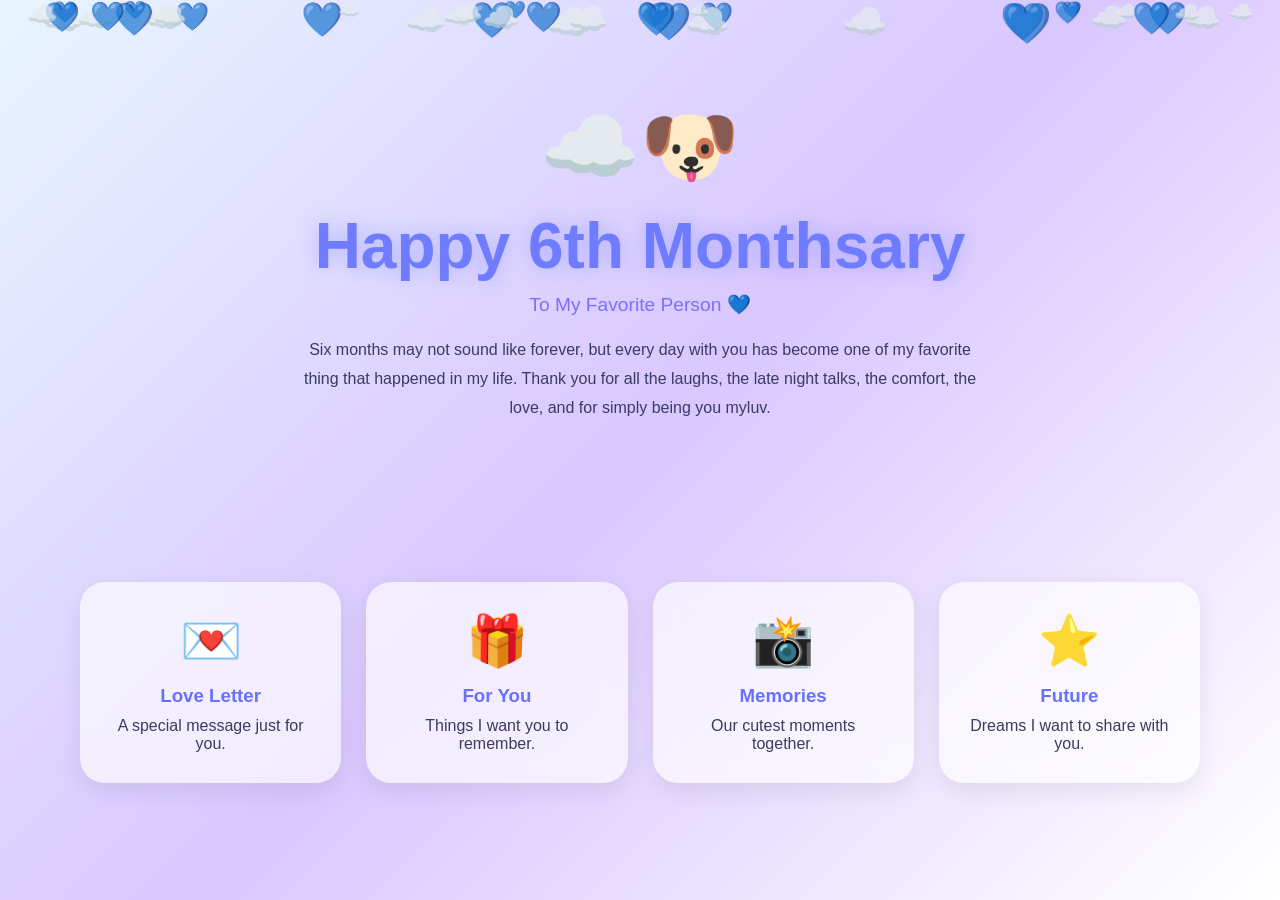
<file: index.html>
<!DOCTYPE html>
<html lang="en">
<head>
<meta charset="UTF-8">
<meta name="viewport" content="width=device-width, initial-scale=1.0">
<title>Happy 6th Monthsary ❤</title>

<link rel="stylesheet" href="style.css">

<div class="hearts" id="hearts"></div>

<section class="hero">

<div class="cinna">☁️🐶</div>

<h1>Happy 6th Monthsary</h1>
<h2>To My Favorite Person 💙</h2>

<p>
Six months may not sound like forever,
but every day with you has become one of my favorite thing that happened in my life.
Thank you for all the laughs, the late night talks,
the comfort, the love, and for simply being you myluv.
</p>

</section>

<div class="menu">

<a href="letter.html" class="card">
<div class="icon">💌</div>
<h3>Love Letter</h3>
<p>A special message just for you.</p>
</a>

<a href="foryou.html" class="card">
<div class="icon">🎁</div>
<h3>For You</h3>
<p>Things I want you to remember.</p>
</a>

<a href="memories.html" class="card">
<div class="icon">📸</div>
<h3>Memories</h3>
<p>Our cutest moments together.</p>
</a>

<a href="future.html" class="card">
<div class="icon">⭐</div>
<h3>Future</h3>
<p>Dreams I want to share with you.</p>
</a>

<script src="script.js"></script>

</body>
</html>
</file>
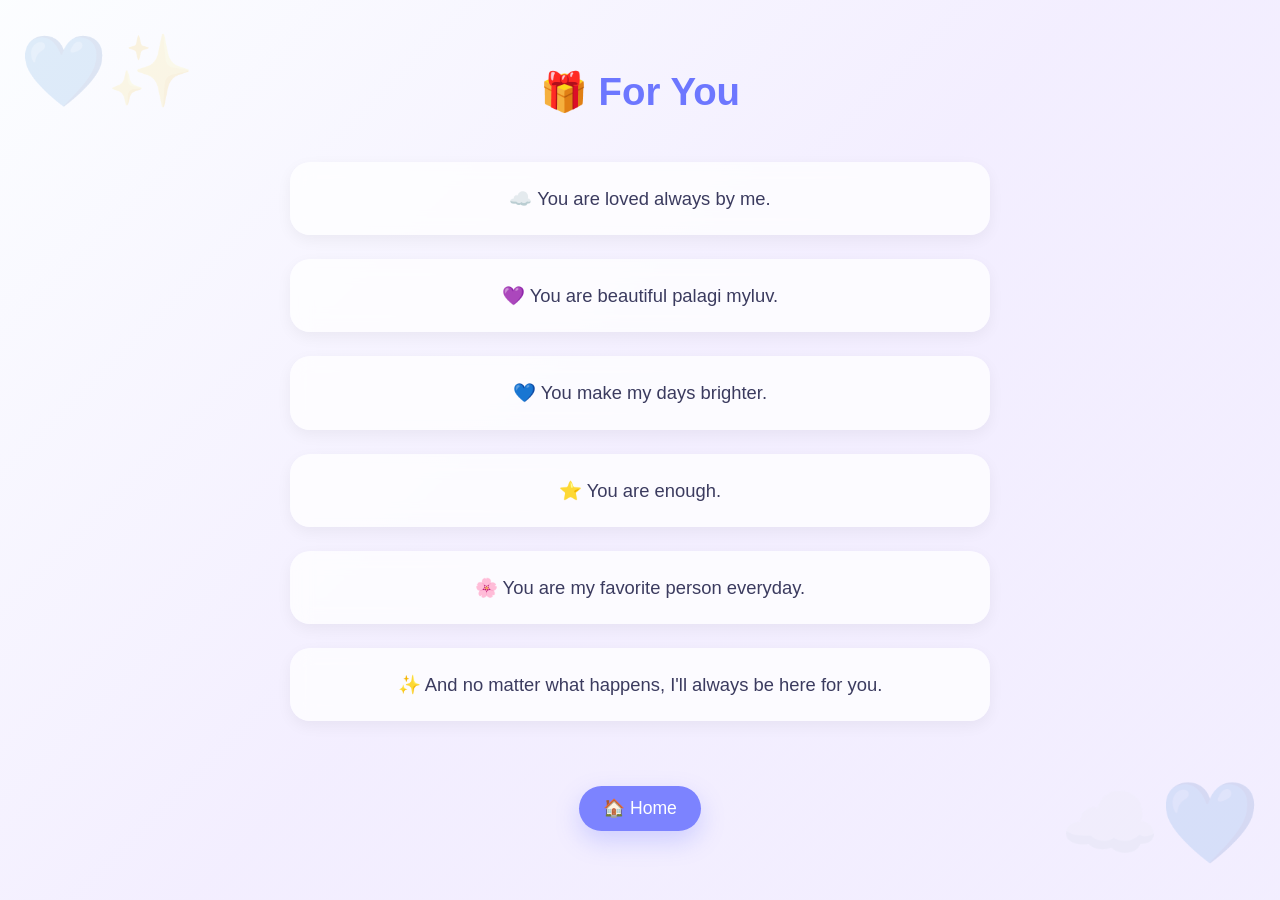
<file: foryou.html>
<!DOCTYPE html>
<html>
<head>
<title>For You</title>
<link rel="stylesheet" href="style.css">
</head>
<body>

<section class="section">

<h2>🎁 For You</h2>
  
<div class="love-item">☁️ You are loved always by me.</div>
<div class="love-item">💜 You are beautiful palagi myluv.</div>
<div class="love-item">💙 You make my days brighter.</div>
<div class="love-item">⭐ You are enough.</div>
<div class="love-item">🌸 You are my favorite person everyday.</div>
<div class="love-item">✨ And no matter what happens, I'll always be here for you.</div>

<br>

<a href="index.html" class="back-btn">🏠 Home</a>

</section>

</body>
</html>
</file>
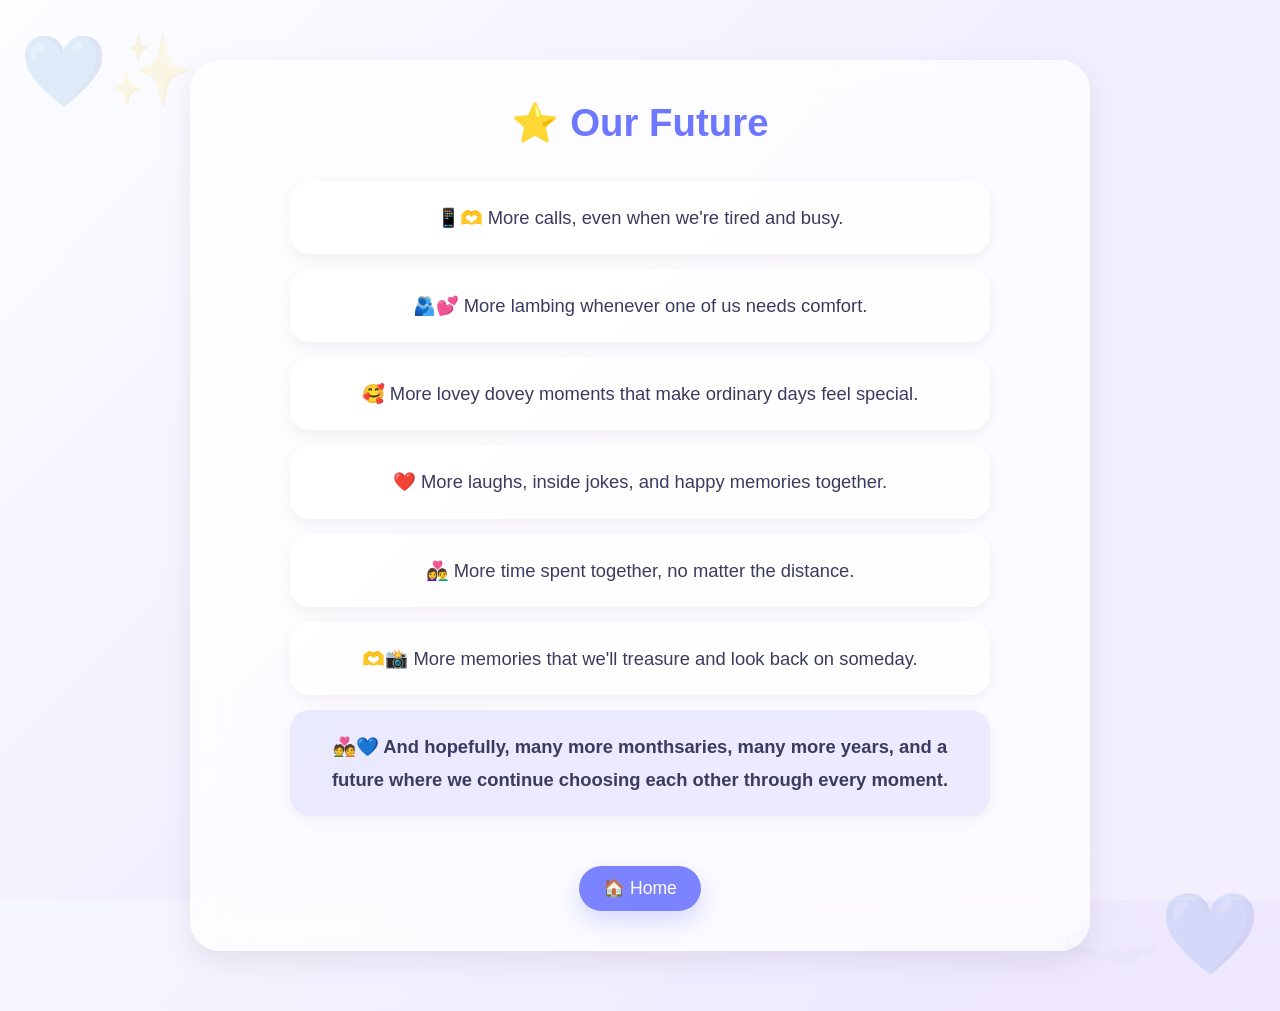
<file: future.html>
<!DOCTYPE html>
<html>
<head>
<title>Our Future</title>
<link rel="stylesheet" href="style.css">
</head>
<body>

<section class="section">

<div class="future-card">


<h2>⭐ Our Future</h2>

<div class="future-item">📱🫶 More calls, even when we're tired and busy.</div>

<div class="future-item">🫂💕 More lambing whenever one of us needs comfort.</div>

<div class="future-item">🥰 More lovey dovey moments that make ordinary days feel special.</div>

<div class="future-item">❤️ More laughs, inside jokes, and happy memories together.</div>

<div class="future-item">👩‍❤️‍👨 More time spent together, no matter the distance.</div>

<div class="future-item">🫶📸 More memories that we'll treasure and look back on someday.</div>

<div class="future-item special">
💑💙 And hopefully, many more monthsaries, many more years, and a future where we continue choosing each other through every moment.
</div>

<a href="index.html" class="back-btn">🏠 Home</a>
</file>
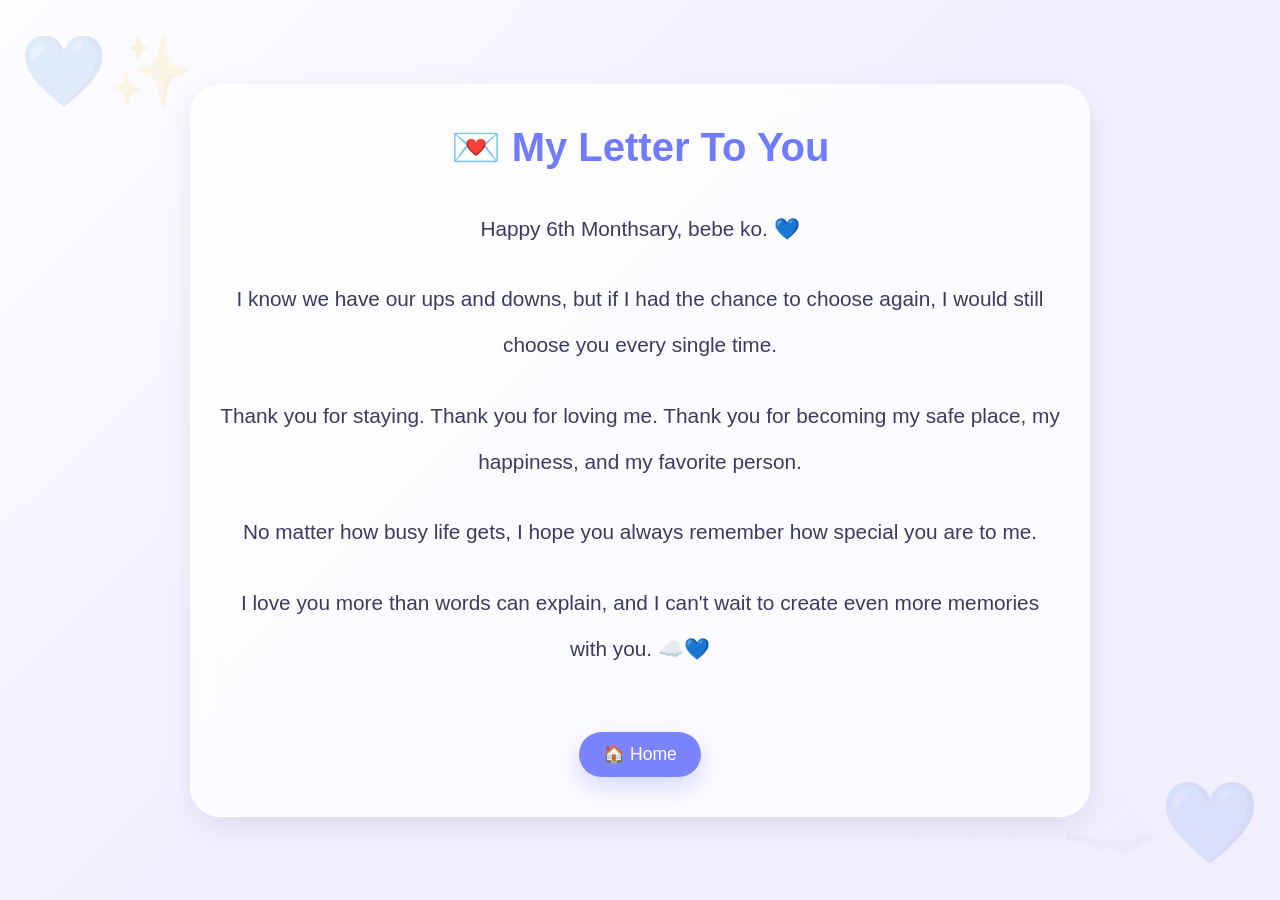
<file: letter.html>
<!DOCTYPE html>
<html>
<head>
<title>Love Letter</title>
<link rel="stylesheet" href="style.css">
</head>
<body>

<section class="section">

<div class="letter-card">

<h2>💌 My Letter To You</h2>

<p class="letter-text">
Happy 6th Monthsary, bebe ko. 💙
</p>

<p class="letter-text">
I know we have our ups and downs, but if I had the chance to choose again, I would still choose you every single time.
</p>

<p class="letter-text">
Thank you for staying. Thank you for loving me. Thank you for becoming my safe place, my happiness, and my favorite person.
</p>

<p class="letter-text">
No matter how busy life gets, I hope you always remember how special you are to me.
</p>

<p class="letter-text">
I love you more than words can explain, and I can't wait to create even more memories with you. ☁️💙
</p>

<a href="index.html" class="back-btn">🏠 Home</a>

</div>

</section>

</body>
</html>
</file>
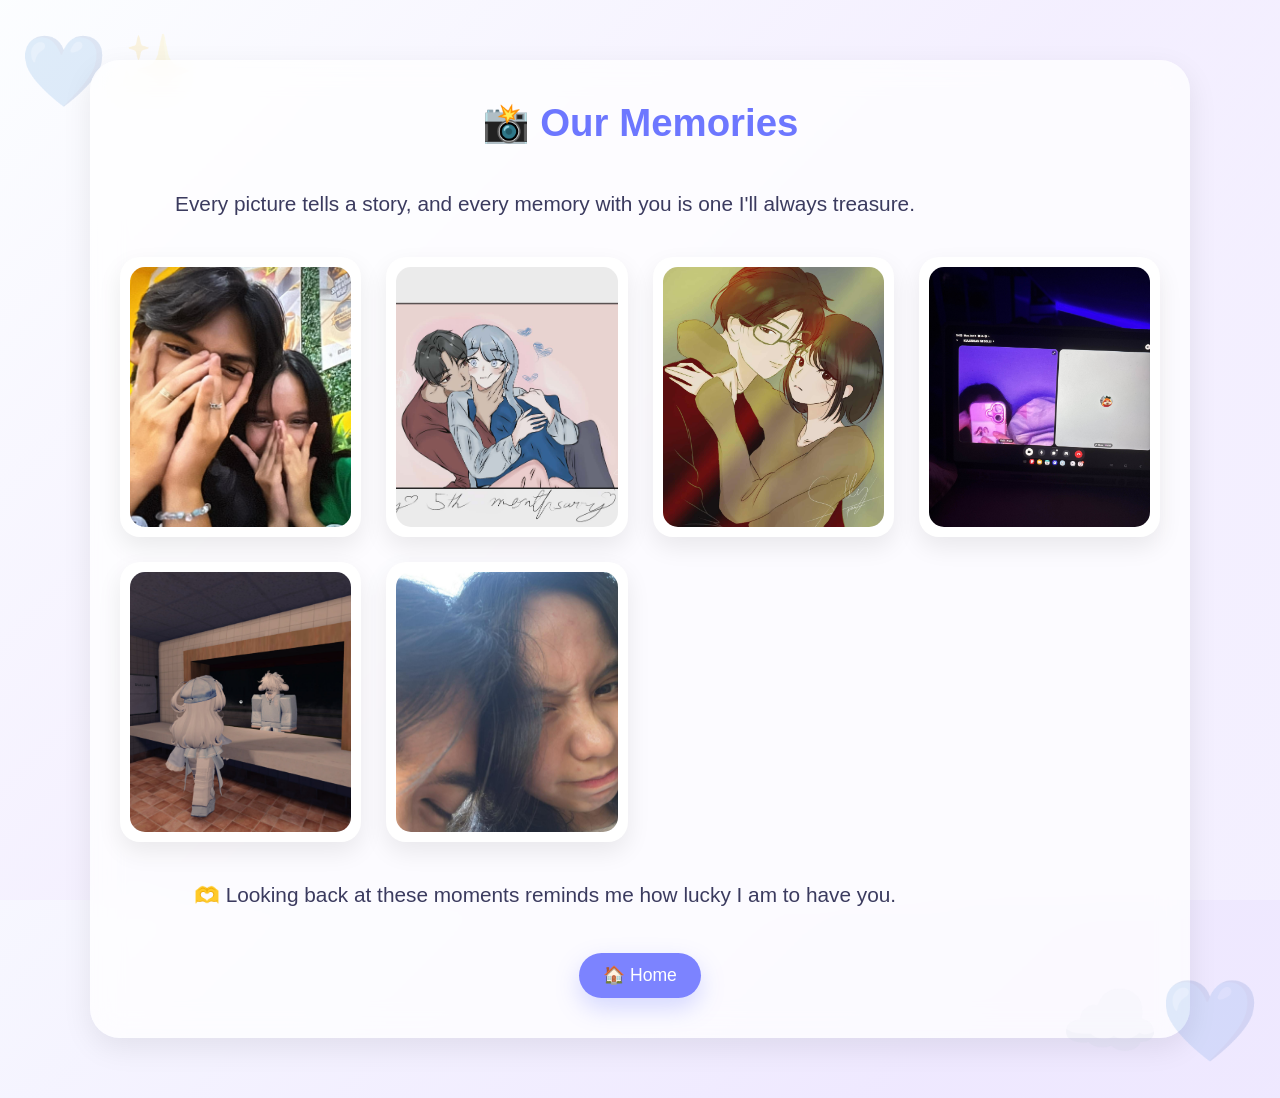
<file: memories.html>
<!DOCTYPE html>
<html>
<head>
<title>Our Memories</title>
<link rel="stylesheet" href="style.css">
</head>
<body>

<section class="section">

<div class="memory-card">

<h2>📸 Our Memories</h2>

<p class="memory-text">
Every picture tells a story, and every memory with you is one I'll always treasure. 
</p>

<div class="gallery">

<div class="photo">
<img src="photo1.jpg" alt="Memory 1">
</div>

<div class="photo">
<img src="photo2.jpg" alt="Memory 2">
</div>

<div class="photo">
<img src="photo3.jpg" alt="Memory 3">
</div>

<div class="photo">
<img src="photo4.jpg" alt="Memory 4">
</div>

<div class="photo">
<img src="photo5.jpg" alt="Memory 5">
</div>

<div class="photo">
<img src="photo6.jpg" alt="Memory 6">
</div>
  
</div>

<p class="memory-footer">
🫶 Looking back at these moments reminds me how lucky I am to have you.
</p>

<a href="index.html" class="back-btn">🏠 Home</a>

</div>

</section>

</body>
</html>
</file>
<file: style.css>
*{
margin:0;
padding:0;
box-sizing:border-box;
font-family:'Poppins',sans-serif;
}

body{
background:linear-gradient(135deg,#e8f5ff,#d9c7ff,#ffffff);
overflow-x:hidden;
min-height:100vh;
color:#3b3b5f;
}

/* Floating Hearts */

.hearts{
position:fixed;
width:100%;
height:100%;
pointer-events:none;
overflow:hidden;
z-index:0;
}

.heart{
position:absolute;
font-size:20px;
animation:float 10s linear infinite;
opacity:.7;
}

@keyframes float{
0%{
transform:translateY(100vh);
opacity:0;
}
10%{
opacity:1;
}
100%{
transform:translateY(-120px);
opacity:0;
}
}

/* Hero */

.hero{
padding:100px 20px;
text-align:center;
position:relative;
z-index:2;
}

.hero h1{
font-size:4rem;
color:#6f7cff;
text-shadow:0 0 20px rgba(111,124,255,.4);
}

.hero h2{
margin-top:10px;
font-weight:400;
font-size:1.2rem;
color:#7a6fff;
}

.hero p{
max-width:700px;
margin:20px auto;
line-height:1.8;
}

.cinna{
font-size:80px;
margin-bottom:15px;
animation:bounce 2s infinite;
}

@keyframes bounce{
50%{
transform:translateY(-10px);
}
}

/* Icon Menu */

.menu{
display:grid;
grid-template-columns:repeat(auto-fit,minmax(220px,1fr));
gap:25px;
padding:40px;
max-width:1200px;
margin:auto;
position:relative;
z-index:2;
}

.card{
background:rgba(255,255,255,.65);
backdrop-filter:blur(12px);
border-radius:25px;
padding:30px;
text-align:center;
transition:.4s;
cursor:pointer;
box-shadow:0 8px 25px rgba(0,0,0,.08);
}

.card:hover{
transform:translateY(-10px) scale(1.03);
}

.card .icon{
font-size:50px;
margin-bottom:15px;
}

.card h3{
margin-bottom:10px;
color:#6672ff;
}

/* Sections */

html, body{
width:100%;
height:100%;
margin:0;
padding:0;
}

.section{
width:100%;
min-height:100vh;
padding:40px 25px;

display:flex;
flex-direction:column;
justify-content:center;
align-items:center;

text-align:center;

background:linear-gradient(
135deg,
rgba(255,255,255,.85),
rgba(240,235,255,.85)
);

position:relative;
overflow:hidden;
z-index:2;
}

/* Cute decorations */

.section::before{
content:"💙✨";
position:absolute;
top:30px;
left:20px;
font-size:70px;
opacity:.12;
pointer-events:none;
}

.section::after{
content:"☁️💙";
position:absolute;
bottom:30px;
right:20px;
font-size:80px;
opacity:.12;
pointer-events:none;
}

/* Title */

.section h2{
font-size:2.4rem;
margin-bottom:35px;
color:#6d77ff;
}

/* Text */

.section p{
font-size:1.3rem;
line-height:2.2;
max-width:850px;
}

/* Home button */

.back-btn{
display:inline-block;
margin-top:35px;
padding:16px 35px;
font-size:1.1rem;

background:linear-gradient(
135deg,
#7c83ff,
#9b8cff
);

color:white;
text-decoration:none;
border-radius:50px;

box-shadow:0 10px 25px rgba(124,131,255,.3);

transition:.3s;
}

.back-btn:hover{
transform:translateY(-3px);
}

/* Gallery */

.gallery{
display:grid;
grid-template-columns:repeat(auto-fit,minmax(200px,1fr));
gap:20px;
margin-top:25px;
}

.photo{
height:220px;
border-radius:20px;
background:linear-gradient(135deg,#cfe8ff,#ddd0ff);
display:flex;
justify-content:center;
align-items:center;
font-size:18px;
color:#555;
}

/* Music Button */

.music-btn{
position:fixed;
bottom:20px;
right:20px;
border:none;
background:#7c83ff;
color:white;
padding:15px 20px;
border-radius:50px;
cursor:pointer;
font-size:18px;
box-shadow:0 5px 15px rgba(0,0,0,.2);
z-index:999;
}

footer{
text-align:center;
padding:40px;
color:#666;
}

.card{
text-decoration:none;
color:inherit;
display:block;
}

.back-btn{
display:inline-block;
padding:12px 24px;
background:#7c83ff;
color:white;
text-decoration:none;
border-radius:30px;
}

.back-btn:hover{
opacity:.9;
}

.photo img{
width:100%;
height:100%;
object-fit:cover;
border-radius:20px;
}

/* Mobile */

@media(max-width:768px){

.hero h1{
font-size:2.8rem;
}

.section h2{
font-size:2rem;
}

.section p{
font-size:1.15rem;
line-height:2;
}

.menu{
padding:20px;
}

.card{
padding:25px;
}

}

.love-item{
width:100%;
max-width:700px;

padding:20px;
margin:12px auto;

background:rgba(255,255,255,.75);
backdrop-filter:blur(10px);

border-radius:20px;

font-size:1.15rem;
line-height:1.8;

box-shadow:0 5px 15px rgba(0,0,0,.05);

transition:.3s;
}

.love-item:hover{
transform:scale(1.02);
}

.letter-card{
max-width:900px;
width:95%;

background:rgba(255,255,255,.75);
backdrop-filter:blur(15px);

padding:40px 30px;

border-radius:30px;

box-shadow:0 10px 30px rgba(0,0,0,.08);
}

.letter-text{
font-size:1.25rem;
line-height:2;

margin-bottom:25px;

text-align:center;
}

.letter-card h2{
font-size:2.5rem;
margin-bottom:35px;
color:#6f7cff;
}

@media(max-width:768px){

.letter-card{
padding:30px 20px;
}

.letter-card h2{
font-size:2rem;
}

.letter-text{
font-size:1.1rem;
line-height:1.9;
}

}

.future-card{
max-width:900px;
width:95%;

background:rgba(255,255,255,.75);
backdrop-filter:blur(15px);

padding:40px 30px;
border-radius:30px;

box-shadow:0 10px 30px rgba(0,0,0,.08);
}

.future-item{
width:100%;
max-width:700px;

background:rgba(255,255,255,.75);

padding:20px;
margin:15px auto;

border-radius:20px;

font-size:1.15rem;
line-height:1.8;

box-shadow:0 5px 15px rgba(0,0,0,.05);

transition:.3s;
}

.future-item:hover{
transform:translateY(-3px);
}

.special{
font-weight:600;
background:linear-gradient(
135deg,
rgba(124,131,255,.15),
rgba(156,140,255,.15)
);
}

.memory-card{
max-width:1100px;
width:95%;

background:rgba(255,255,255,.75);
backdrop-filter:blur(15px);

padding:40px 30px;
border-radius:30px;

box-shadow:0 10px 30px rgba(0,0,0,.08);
}

.memory-text{
font-size:1.2rem;
margin-bottom:30px;
line-height:1.8;
}

.memory-footer{
margin-top:30px;
font-size:1.15rem;
font-weight:500;
}

.gallery{
display:grid;
grid-template-columns:repeat(auto-fit,minmax(220px,1fr));
gap:25px;
margin-top:20px;
}

.photo{
background:white;
padding:10px;
border-radius:20px;

height:280px;

box-shadow:0 10px 25px rgba(0,0,0,.08);

transition:.3s;
}

.photo:hover{
transform:translateY(-8px) rotate(2deg);
}

.photo img{
width:100%;
height:100%;
object-fit:cover;
border-radius:15px;
}

.letter-card,
.future-card,
.memory-card{
margin-top:20px;
margin-bottom:20px;
}
</file>
